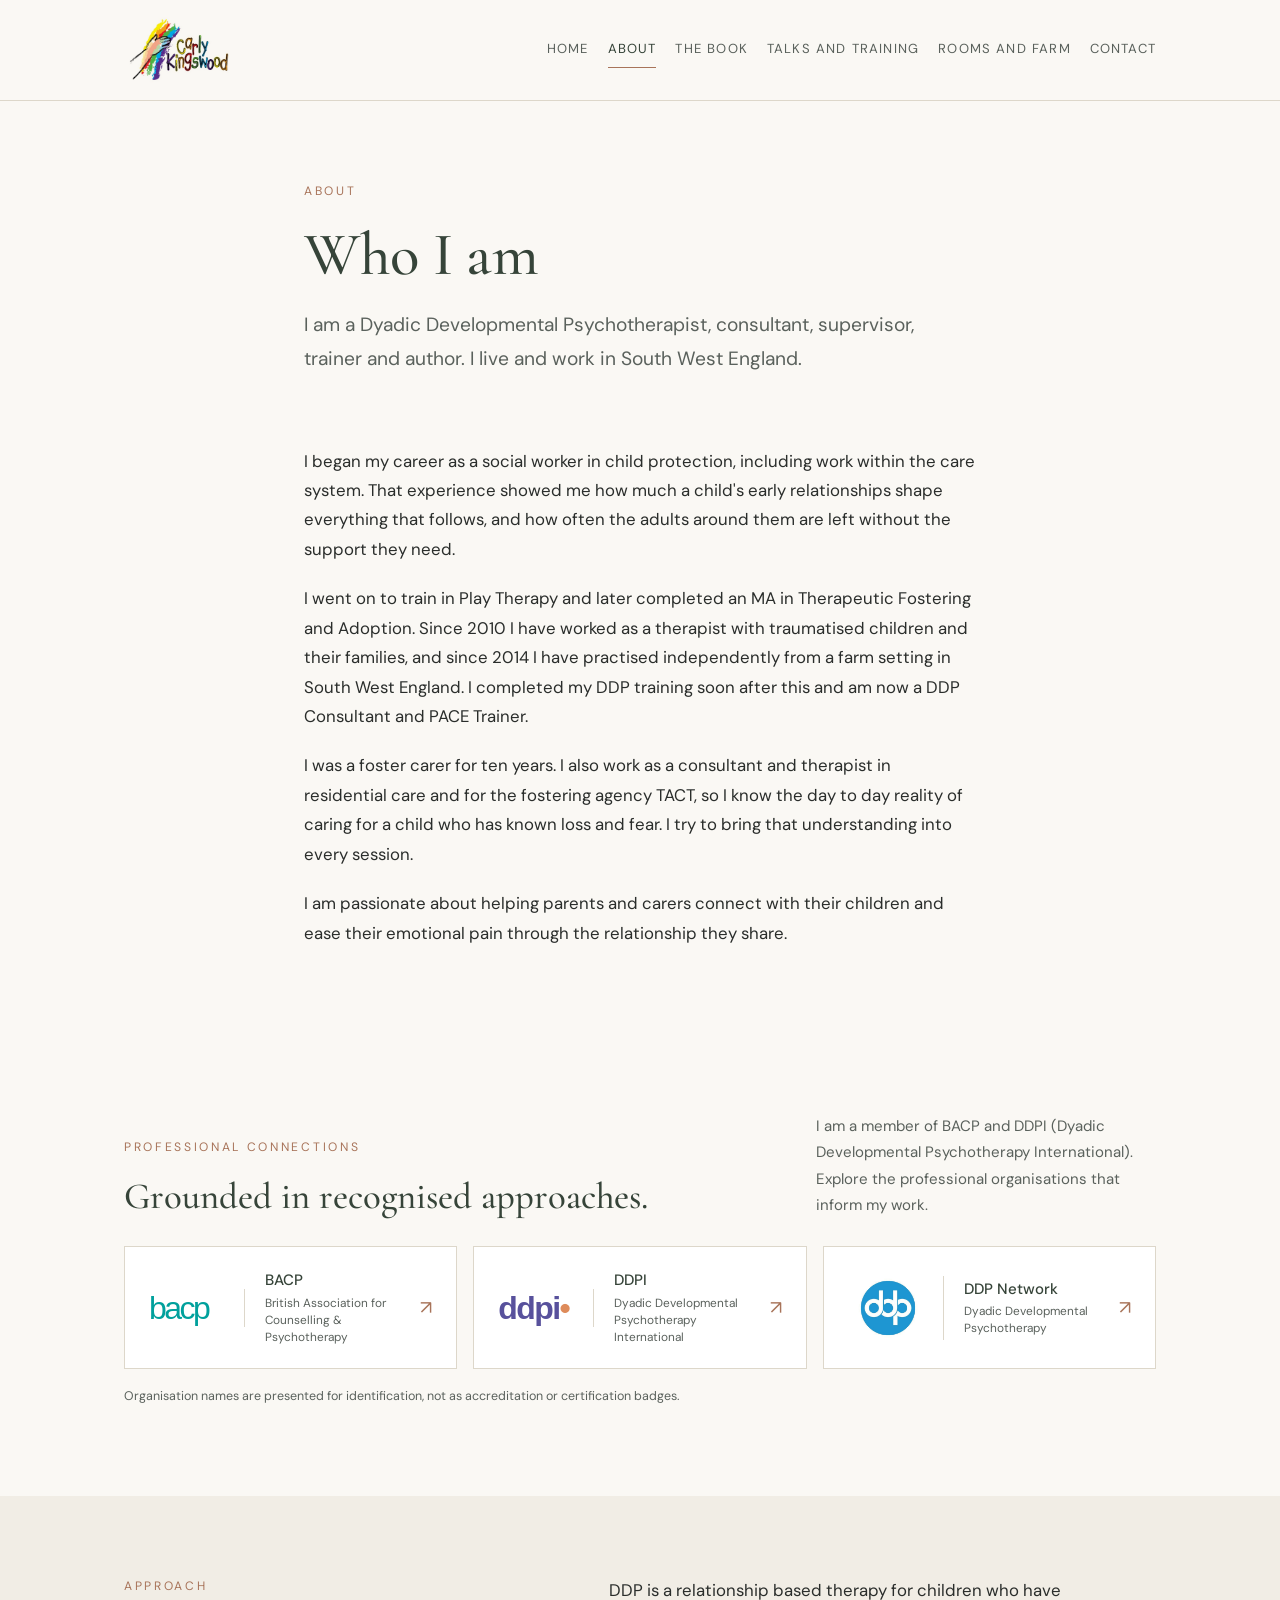
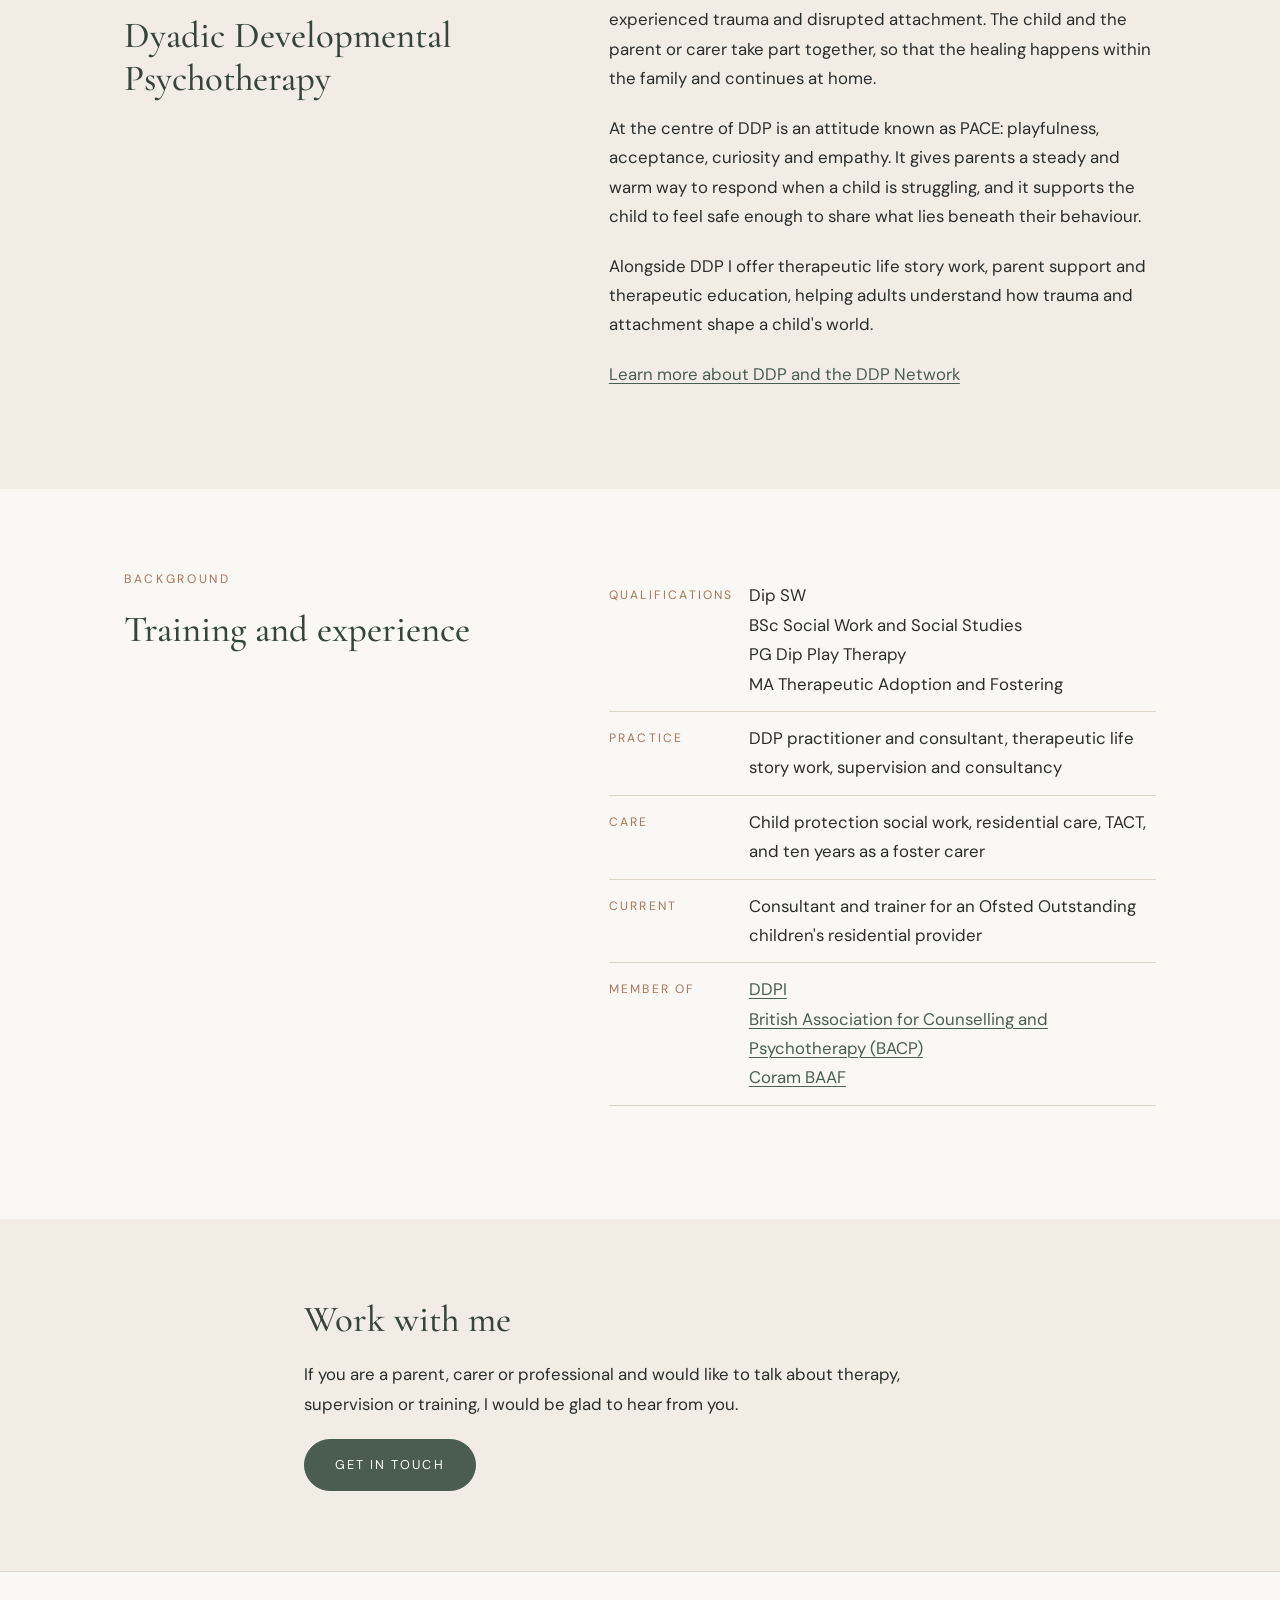
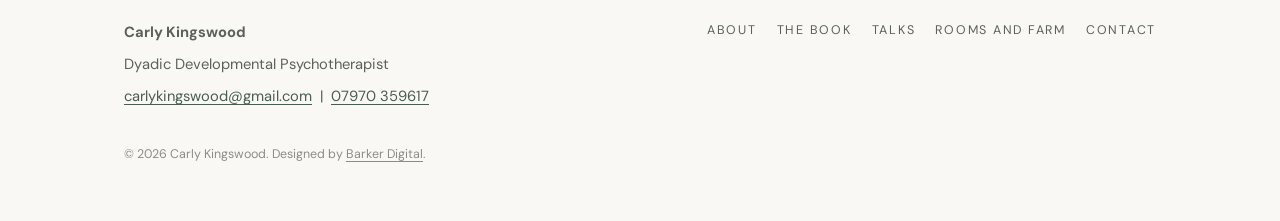
<file: about.html>
<!doctype html>
<html lang="en-GB">
<head>
<meta charset="utf-8">
<meta name="viewport" content="width=device-width, initial-scale=1">
<title>About | Carly Kingswood</title>
<meta name="description" content="Carly Kingswood is a social worker turned Dyadic Developmental Psychotherapist, DDP consultant, PACE trainer, author and former foster carer.">
<link rel="preconnect" href="https://fonts.googleapis.com">
<link rel="preconnect" href="https://fonts.gstatic.com" crossorigin>
<link href="https://fonts.googleapis.com/css2?family=Cormorant+Garamond:wght@400;500;600&family=DM+Sans:wght@400;500&display=swap" rel="stylesheet">
<link rel="icon" href="assets/favicon.ico" sizes="any">
<link rel="icon" type="image/png" href="assets/favicon.png">
<link rel="stylesheet" href="css/style.css">
</head>
<body>

<header class="site-header">
  <div class="wrap header-inner">
    <a class="logo" href="index.html"><img src="assets/carly-letterhead-logo.jpg" alt="Carly Kingswood" width="148" height="91"></a>
    <button class="menu-btn" aria-expanded="false" aria-controls="nav">Menu</button>
    <nav class="nav" id="nav" aria-label="Main">
      <a href="index.html">Home</a>
      <a href="about.html" aria-current="page">About</a>
      <a href="book.html">The Book</a>
      <a href="talks.html">Talks and Training</a>
      <a href="rooms-and-farm.html">Rooms and Farm</a>
      <a href="contact.html">Contact</a>
    </nav>
  </div>
</header>

<main>
  <section class="page-head">
    <div class="wrap narrow">
      <span class="eyebrow">About</span>
      <h1>Who I am</h1>
      <p class="lead">I am a Dyadic Developmental Psychotherapist, consultant, supervisor, trainer and author. I live and work in South West England.</p>
    </div>
  </section>

  <section style="padding-top:24px">
    <div class="wrap narrow">
      <p>I began my career as a social worker in child protection, including work within the care system. That experience showed me how much a child's early relationships shape everything that follows, and how often the adults around them are left without the support they need.</p>
      <p>I went on to train in Play Therapy and later completed an MA in Therapeutic Fostering and Adoption. Since 2010 I have worked as a therapist with traumatised children and their families, and since 2014 I have practised independently from a farm setting in South West England. I completed my DDP training soon after this and am now a DDP Consultant and PACE Trainer.</p>
      <p>I was a foster carer for ten years. I also work as a consultant and therapist in residential care and for the fostering agency TACT, so I know the day to day reality of caring for a child who has known loss and fear. I try to bring that understanding into every session.</p>
      <p>I am passionate about helping parents and carers connect with their children and ease their emotional pain through the relationship they share.</p>
    </div>
  </section>

<section class="professional-strip"><div class="wrap"><div class="professional-heading"><div><span class="eyebrow">Professional connections</span><h2>Grounded in recognised approaches.</h2></div><p>I am a member of BACP and DDPI (Dyadic Developmental Psychotherapy International). Explore the professional organisations that inform my work.</p></div><div class="affiliations" aria-label="Professional organisations"><a class="affiliation" href="https://www.bacp.co.uk/" target="_blank" rel="noopener"><span class="affiliation-logo bacp-wordmark" aria-hidden="true">bacp</span><span><strong>BACP</strong><small>British Association for Counselling &amp; Psychotherapy</small></span><span class="aff-arrow" aria-hidden="true">↗</span></a><a class="affiliation" href="https://ddpnetwork.org/ddpi/about-ddpi/" target="_blank" rel="noopener"><span class="affiliation-logo ddpi-wordmark" aria-hidden="true">ddpi<span>•</span></span><span><strong>DDPI</strong><small>Dyadic Developmental Psychotherapy International</small></span><span class="aff-arrow" aria-hidden="true">↗</span></a><a class="affiliation" href="https://ddpnetwork.org/" target="_blank" rel="noopener"><span class="affiliation-logo ddpi-logo" aria-hidden="true"><img src="assets/ddp-logo.png" alt="" width="64" height="64" loading="lazy"></span><span><strong>DDP Network</strong><small>Dyadic Developmental Psychotherapy</small></span><span class="aff-arrow" aria-hidden="true">↗</span></a></div><p class="note">Organisation names are presented for identification, not as accreditation or certification badges.</p></div></section>
  <section class="soft">
    <div class="wrap">
      <div class="two-col">
        <div>
          <span class="eyebrow">Approach</span>
          <h2>Dyadic Developmental Psychotherapy</h2>
        </div>
        <div>
          <p>DDP is a relationship based therapy for children who have experienced trauma and disrupted attachment. The child and the parent or carer take part together, so that the healing happens within the family and continues at home.</p>
          <p>At the centre of DDP is an attitude known as PACE: playfulness, acceptance, curiosity and empathy. It gives parents a steady and warm way to respond when a child is struggling, and it supports the child to feel safe enough to share what lies beneath their behaviour.</p>
          <p>Alongside DDP I offer therapeutic life story work, parent support and therapeutic education, helping adults understand how trauma and attachment shape a child's world.</p>
          <p><a href="https://ddpnetwork.org" target="_blank" rel="noopener">Learn more about DDP and the DDP Network</a></p>
        </div>
      </div>
    </div>
  </section>

  <section>
    <div class="wrap">
      <div class="two-col">
        <div>
          <span class="eyebrow">Background</span>
          <h2>Training and experience</h2>
        </div>
        <div>
          <dl class="facts">
            <dt>Qualifications</dt>
            <dd>Dip SW<br>BSc Social Work and Social Studies<br>PG Dip Play Therapy<br>MA Therapeutic Adoption and Fostering</dd>
            <dt>Practice</dt>
            <dd>DDP practitioner and consultant, therapeutic life story work, supervision and consultancy</dd>
            <dt>Care</dt>
            <dd>Child protection social work, residential care, TACT, and ten years as a foster carer</dd>
            <dt>Current</dt>
            <dd>Consultant and trainer for an Ofsted Outstanding children's residential provider</dd>
            <dt>Member of</dt>
            <dd>
              <a href="https://ddpnetwork.org/professionals/find-a-practitioner-or-therapist/carly-kingswood/" target="_blank" rel="noopener">DDPI</a><br>
              <a href="https://www.bacp.co.uk" target="_blank" rel="noopener">British Association for Counselling and Psychotherapy (BACP)</a><br>
              <a href="https://corambaaf.org.uk" target="_blank" rel="noopener">Coram BAAF</a>
            </dd>
          </dl>
        </div>
      </div>
    </div>
  </section>

  <section class="soft">
    <div class="wrap narrow">
      <h2>Work with me</h2>
      <p>If you are a parent, carer or professional and would like to talk about therapy, supervision or training, I would be glad to hear from you.</p>
      <div class="btn-row"><a class="btn" href="contact.html">Get in touch</a></div>
    </div>
  </section>
</main>

<footer class="site-footer">
  <div class="wrap">
    <div class="footer-inner">
      <div>
        <p><strong>Carly Kingswood</strong></p>
        <p>Dyadic Developmental Psychotherapist</p>
        <p><a href="mailto:carlykingswood@gmail.com">carlykingswood@gmail.com</a> &nbsp;|&nbsp; <a href="tel:+447970359617">07970 359617</a></p>
      </div>
      <div class="footer-links">
        <a href="about.html">About</a>
        <a href="book.html">The Book</a>
        <a href="talks.html">Talks</a>
        <a href="rooms-and-farm.html">Rooms and Farm</a>
        <a href="contact.html">Contact</a>
      </div>
    </div>
    <p class="credit">&copy; 2026 Carly Kingswood. Designed by <a href="https://barkerdigital.co.uk" target="_blank" rel="noopener">Barker Digital</a>.</p>
  </div>
</footer>

<script src="js/nav.js"></script>
</body>
</html>
</file>
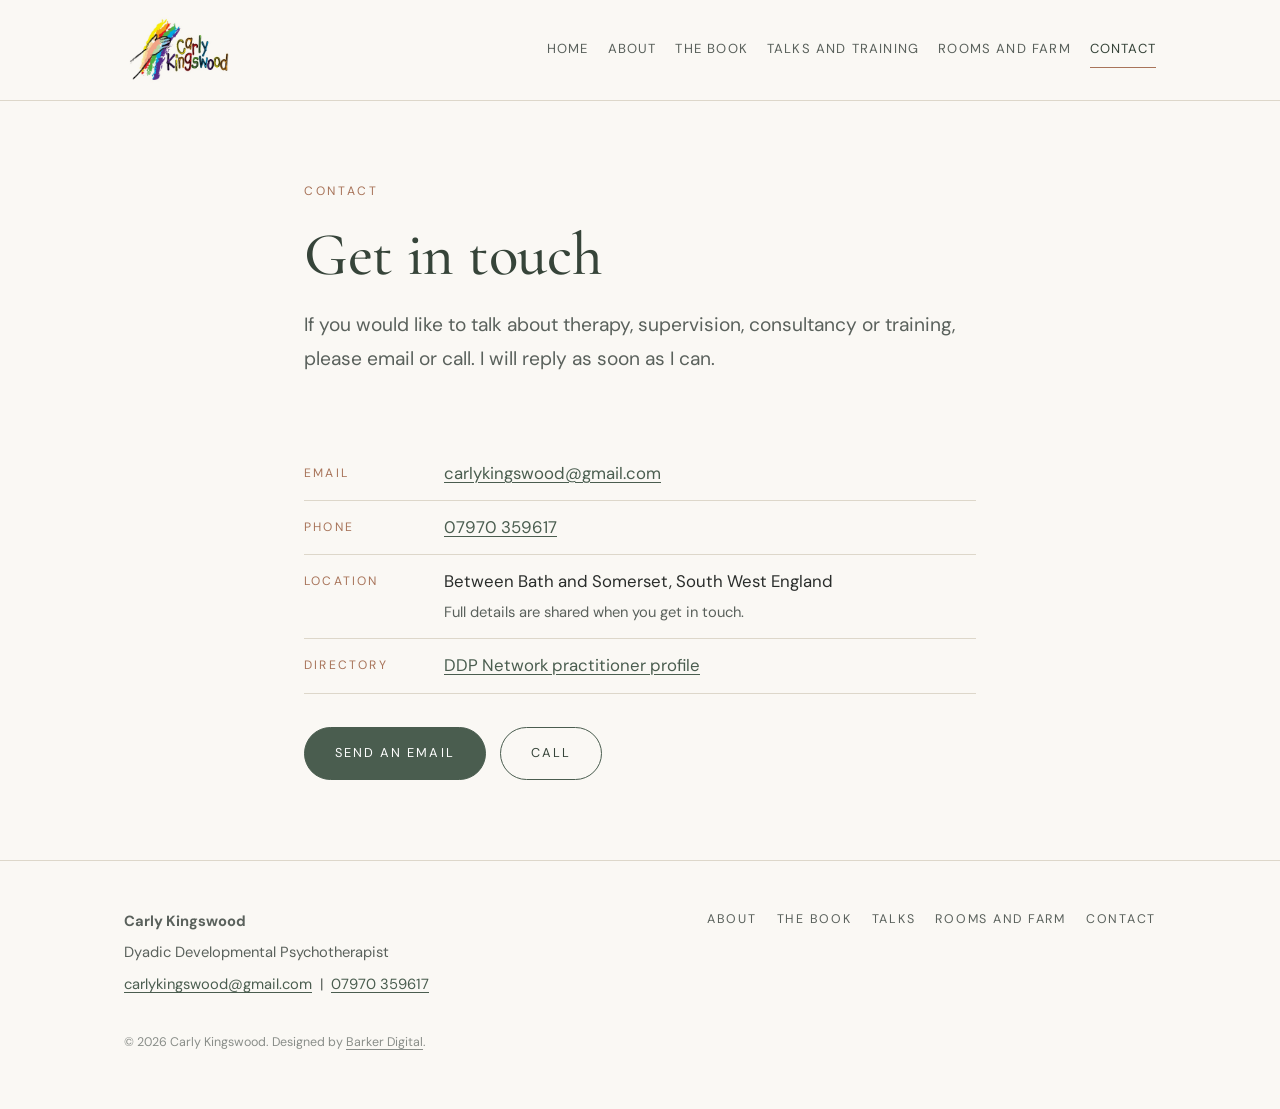
<file: contact.html>
<!doctype html>
<html lang="en-GB">
<head>
<meta charset="utf-8">
<meta name="viewport" content="width=device-width, initial-scale=1">
<title>Contact | Carly Kingswood</title>
<meta name="description" content="Get in touch with Carly Kingswood about therapy, supervision, consultancy or training.">
<link rel="preconnect" href="https://fonts.googleapis.com">
<link rel="preconnect" href="https://fonts.gstatic.com" crossorigin>
<link href="https://fonts.googleapis.com/css2?family=Cormorant+Garamond:wght@400;500;600&family=DM+Sans:wght@400;500&display=swap" rel="stylesheet">
<link rel="icon" href="assets/favicon.ico" sizes="any">
<link rel="icon" type="image/png" href="assets/favicon.png">
<link rel="stylesheet" href="css/style.css">
</head>
<body>

<header class="site-header">
  <div class="wrap header-inner">
    <a class="logo" href="index.html"><img src="assets/carly-letterhead-logo.jpg" alt="Carly Kingswood" width="148" height="91"></a>
    <button class="menu-btn" aria-expanded="false" aria-controls="nav">Menu</button>
    <nav class="nav" id="nav" aria-label="Main">
      <a href="index.html">Home</a>
      <a href="about.html">About</a>
      <a href="book.html">The Book</a>
      <a href="talks.html">Talks and Training</a>
      <a href="rooms-and-farm.html">Rooms and Farm</a>
      <a href="contact.html" aria-current="page">Contact</a>
    </nav>
  </div>
</header>

<main>
  <section class="page-head">
    <div class="wrap narrow">
      <span class="eyebrow">Contact</span>
      <h1>Get in touch</h1>
      <p class="lead">If you would like to talk about therapy, supervision, consultancy or training, please email or call. I will reply as soon as I can.</p>
    </div>
  </section>

  <section style="padding-top:24px">
    <div class="wrap narrow">
      <dl class="facts">
        <dt>Email</dt>
        <dd><a href="mailto:carlykingswood@gmail.com">carlykingswood@gmail.com</a></dd>
        <dt>Phone</dt>
        <dd><a href="tel:+447970359617">07970 359617</a></dd>
        <dt>Location</dt>
        <dd>Between Bath and Somerset, South West England<br><span class="note">Full details are shared when you get in touch.</span></dd>
        <dt>Directory</dt>
        <dd><a href="https://ddpnetwork.org/professionals/find-a-practitioner-or-therapist/carly-kingswood/" target="_blank" rel="noopener">DDP Network practitioner profile</a></dd>
      </dl>
      <div class="btn-row">
        <a class="btn" href="mailto:carlykingswood@gmail.com">Send an email</a>
        <a class="btn ghost" href="tel:+447970359617">Call</a>
      </div>
    </div>
  </section>
</main>

<footer class="site-footer">
  <div class="wrap">
    <div class="footer-inner">
      <div>
        <p><strong>Carly Kingswood</strong></p>
        <p>Dyadic Developmental Psychotherapist</p>
        <p><a href="mailto:carlykingswood@gmail.com">carlykingswood@gmail.com</a> &nbsp;|&nbsp; <a href="tel:+447970359617">07970 359617</a></p>
      </div>
      <div class="footer-links">
        <a href="about.html">About</a>
        <a href="book.html">The Book</a>
        <a href="talks.html">Talks</a>
        <a href="rooms-and-farm.html">Rooms and Farm</a>
        <a href="contact.html">Contact</a>
      </div>
    </div>
    <p class="credit">&copy; 2026 Carly Kingswood. Designed by <a href="https://barkerdigital.co.uk" target="_blank" rel="noopener">Barker Digital</a>.</p>
  </div>
</footer>

<script src="js/nav.js"></script>
</body>
</html>
</file>
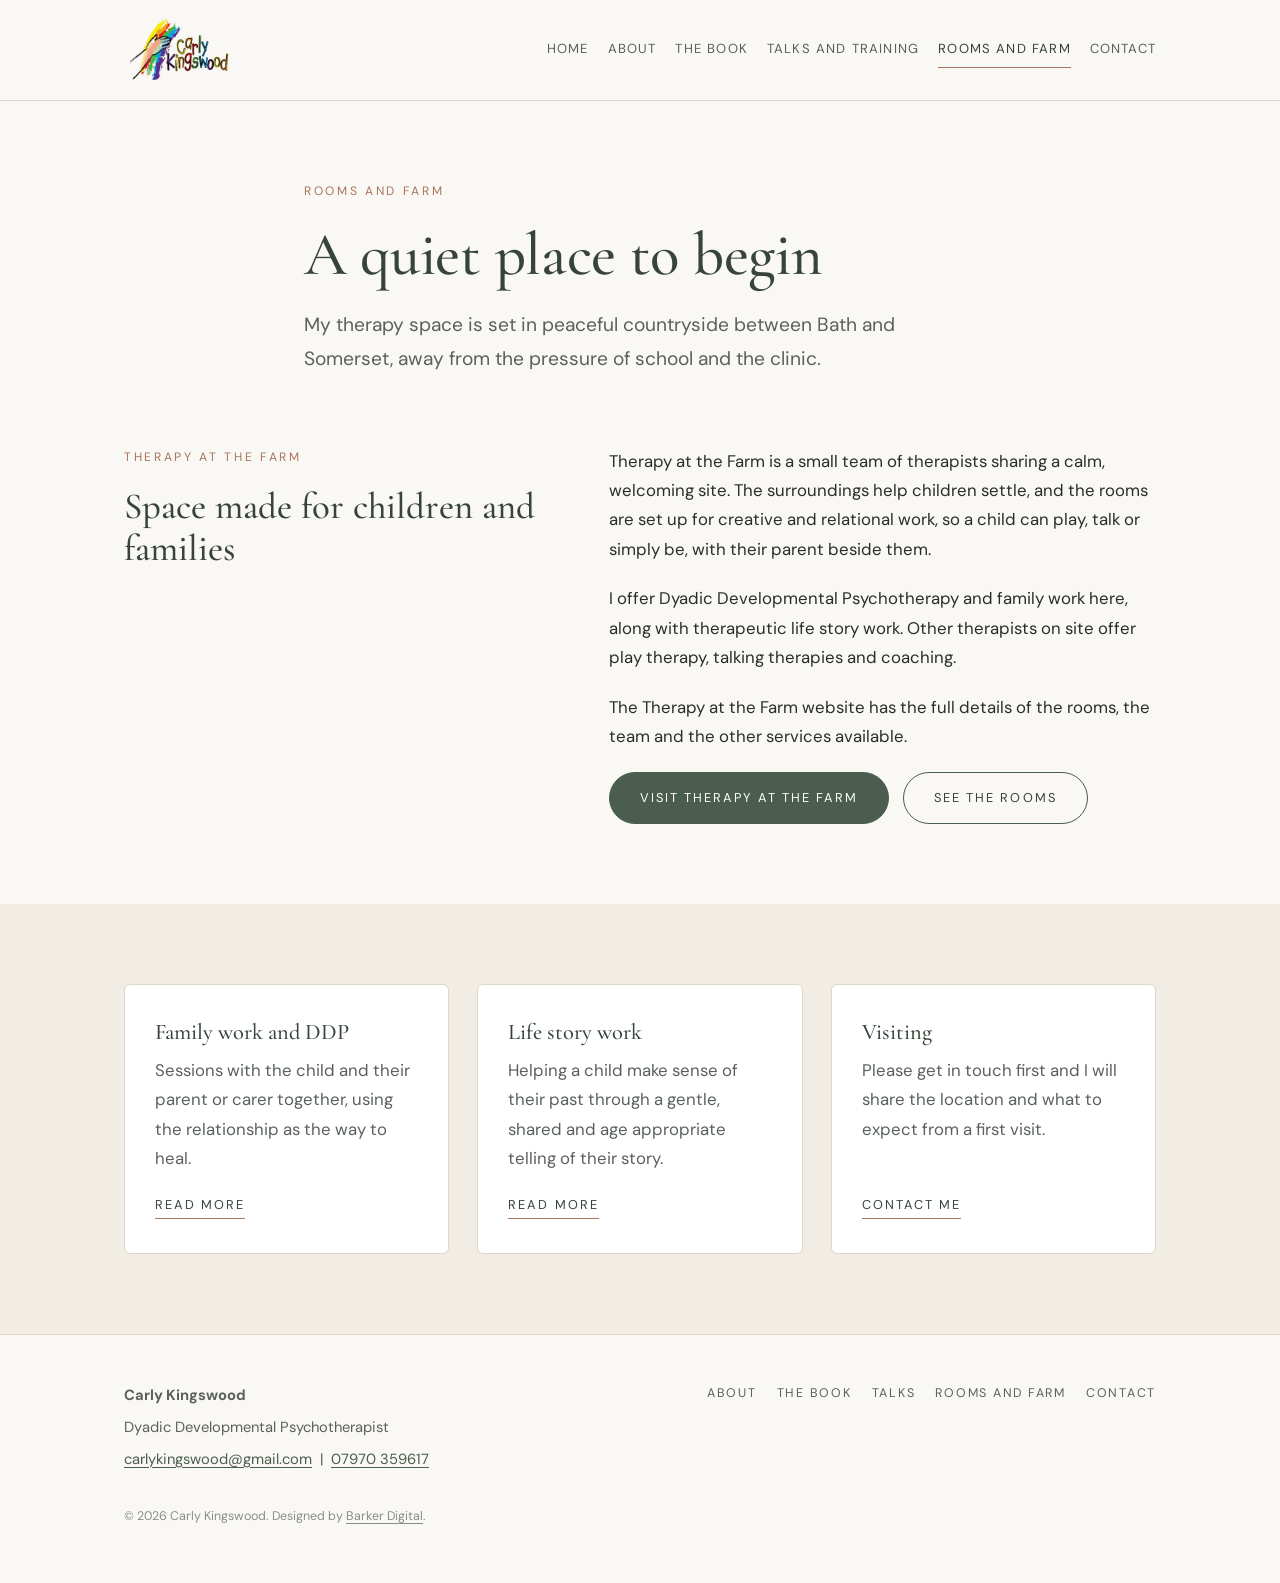
<file: rooms-and-farm.html>
<!doctype html>
<html lang="en-GB">
<head>
<meta charset="utf-8">
<meta name="viewport" content="width=device-width, initial-scale=1">
<title>Rooms and Farm | Carly Kingswood</title>
<meta name="description" content="Therapy at the Farm: a calm therapy space between Bath and Somerset, where Carly Kingswood works with children and families.">
<link rel="preconnect" href="https://fonts.googleapis.com">
<link rel="preconnect" href="https://fonts.gstatic.com" crossorigin>
<link href="https://fonts.googleapis.com/css2?family=Cormorant+Garamond:wght@400;500;600&family=DM+Sans:wght@400;500&display=swap" rel="stylesheet">
<link rel="icon" href="assets/favicon.ico" sizes="any">
<link rel="icon" type="image/png" href="assets/favicon.png">
<link rel="stylesheet" href="css/style.css">
</head>
<body>

<header class="site-header">
  <div class="wrap header-inner">
    <a class="logo" href="index.html"><img src="assets/carly-letterhead-logo.jpg" alt="Carly Kingswood" width="148" height="91"></a>
    <button class="menu-btn" aria-expanded="false" aria-controls="nav">Menu</button>
    <nav class="nav" id="nav" aria-label="Main">
      <a href="index.html">Home</a>
      <a href="about.html">About</a>
      <a href="book.html">The Book</a>
      <a href="talks.html">Talks and Training</a>
      <a href="rooms-and-farm.html" aria-current="page">Rooms and Farm</a>
      <a href="contact.html">Contact</a>
    </nav>
  </div>
</header>

<main>
  <section class="page-head">
    <div class="wrap narrow">
      <span class="eyebrow">Rooms and farm</span>
      <h1>A quiet place to begin</h1>
      <p class="lead">My therapy space is set in peaceful countryside between Bath and Somerset, away from the pressure of school and the clinic.</p>
    </div>
  </section>

  <section style="padding-top:24px">
    <div class="wrap">
      <div class="two-col">
        <div>
          <span class="eyebrow">Therapy at the Farm</span>
          <h2>Space made for children and families</h2>
        </div>
        <div>
          <p>Therapy at the Farm is a small team of therapists sharing a calm, welcoming site. The surroundings help children settle, and the rooms are set up for creative and relational work, so a child can play, talk or simply be, with their parent beside them.</p>
          <p>I offer Dyadic Developmental Psychotherapy and family work here, along with therapeutic life story work. Other therapists on site offer play therapy, talking therapies and coaching.</p>
          <p>The Therapy at the Farm website has the full details of the rooms, the team and the other services available.</p>
          <div class="btn-row">
            <a class="btn" href="https://therapyatthefarm.org" target="_blank" rel="noopener">Visit Therapy at the Farm</a>
            <a class="btn ghost" href="https://therapyatthefarm.org/rooms" target="_blank" rel="noopener">See the rooms</a>
          </div>
        </div>
      </div>
    </div>
  </section>

  <section class="soft">
    <div class="wrap">
      <div class="grid three">
        <article class="card">
          <h3>Family work and DDP</h3>
          <p>Sessions with the child and their parent or carer together, using the relationship as the way to heal.</p>
          <a class="more" href="https://therapyatthefarm.org/family-work-and-ddp" target="_blank" rel="noopener">Read more</a>
        </article>
        <article class="card">
          <h3>Life story work</h3>
          <p>Helping a child make sense of their past through a gentle, shared and age appropriate telling of their story.</p>
          <a class="more" href="https://therapyatthefarm.org/therapeutic-life-story-work" target="_blank" rel="noopener">Read more</a>
        </article>
        <article class="card">
          <h3>Visiting</h3>
          <p>Please get in touch first and I will share the location and what to expect from a first visit.</p>
          <a class="more" href="contact.html">Contact me</a>
        </article>
      </div>
    </div>
  </section>
</main>

<footer class="site-footer">
  <div class="wrap">
    <div class="footer-inner">
      <div>
        <p><strong>Carly Kingswood</strong></p>
        <p>Dyadic Developmental Psychotherapist</p>
        <p><a href="mailto:carlykingswood@gmail.com">carlykingswood@gmail.com</a> &nbsp;|&nbsp; <a href="tel:+447970359617">07970 359617</a></p>
      </div>
      <div class="footer-links">
        <a href="about.html">About</a>
        <a href="book.html">The Book</a>
        <a href="talks.html">Talks</a>
        <a href="rooms-and-farm.html">Rooms and Farm</a>
        <a href="contact.html">Contact</a>
      </div>
    </div>
    <p class="credit">&copy; 2026 Carly Kingswood. Designed by <a href="https://barkerdigital.co.uk" target="_blank" rel="noopener">Barker Digital</a>.</p>
  </div>
</footer>

<script src="js/nav.js"></script>
</body>
</html>
</file>
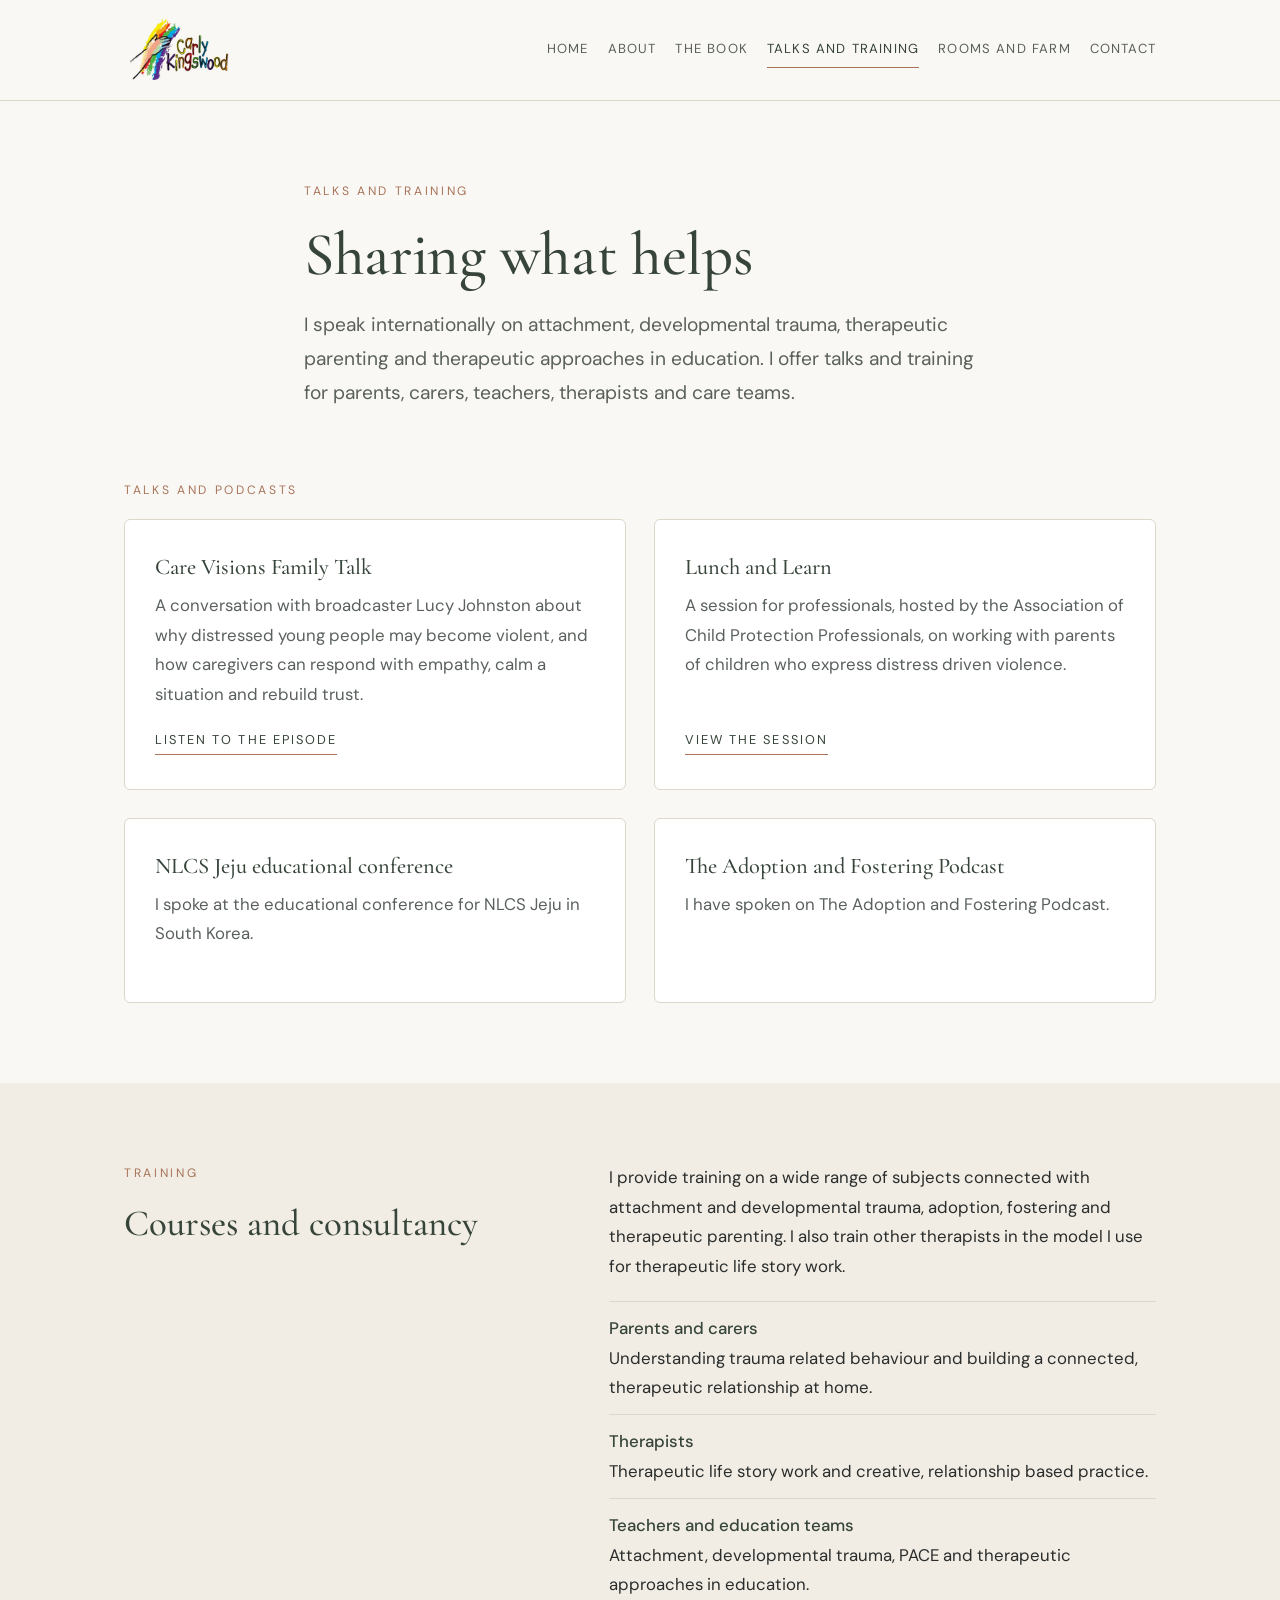
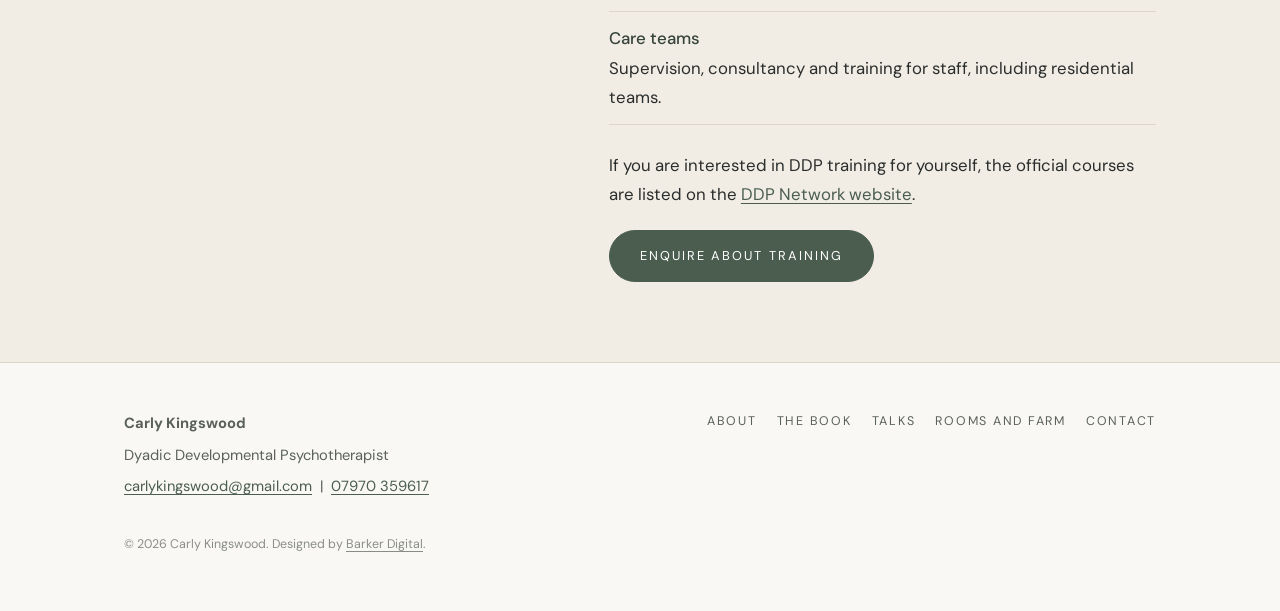
<file: talks.html>
<!doctype html>
<html lang="en-GB">
<head>
<meta charset="utf-8">
<meta name="viewport" content="width=device-width, initial-scale=1">
<title>Talks and Training | Carly Kingswood</title>
<meta name="description" content="Talks, podcasts and training from Carly Kingswood on attachment, developmental trauma, therapeutic parenting, adoption and fostering.">
<link rel="preconnect" href="https://fonts.googleapis.com">
<link rel="preconnect" href="https://fonts.gstatic.com" crossorigin>
<link href="https://fonts.googleapis.com/css2?family=Cormorant+Garamond:wght@400;500;600&family=DM+Sans:wght@400;500&display=swap" rel="stylesheet">
<link rel="icon" href="assets/favicon.ico" sizes="any">
<link rel="icon" type="image/png" href="assets/favicon.png">
<link rel="stylesheet" href="css/style.css">
</head>
<body>

<header class="site-header">
  <div class="wrap header-inner">
    <a class="logo" href="index.html"><img src="assets/carly-letterhead-logo.jpg" alt="Carly Kingswood" width="148" height="91"></a>
    <button class="menu-btn" aria-expanded="false" aria-controls="nav">Menu</button>
    <nav class="nav" id="nav" aria-label="Main">
      <a href="index.html">Home</a>
      <a href="about.html">About</a>
      <a href="book.html">The Book</a>
      <a href="talks.html" aria-current="page">Talks and Training</a>
      <a href="rooms-and-farm.html">Rooms and Farm</a>
      <a href="contact.html">Contact</a>
    </nav>
  </div>
</header>

<main>
  <section class="page-head">
    <div class="wrap narrow">
      <span class="eyebrow">Talks and training</span>
      <h1>Sharing what helps</h1>
      <p class="lead">I speak internationally on attachment, developmental trauma, therapeutic parenting and therapeutic approaches in education. I offer talks and training for parents, carers, teachers, therapists and care teams.</p>
    </div>
  </section>

  <section style="padding-top:24px">
    <div class="wrap">
      <span class="eyebrow">Talks and podcasts</span>
      <div class="grid two">
        <article class="card">
          <h3>Care Visions Family Talk</h3>
          <p>A conversation with broadcaster Lucy Johnston about why distressed young people may become violent, and how caregivers can respond with empathy, calm a situation and rebuild trust.</p>
          <a class="more" href="https://carevisionstalks.buzzsprout.com/2500573/episodes/17571715-care-visions-family-talk-understanding-responding-to-childhood-aggression-with-carly-kingswood" target="_blank" rel="noopener">Listen to the episode</a>
        </article>
        <article class="card">
          <h3>Lunch and Learn</h3>
          <p>A session for professionals, hosted by the Association of Child Protection Professionals, on working with parents of children who express distress driven violence.</p>
          <a class="more" href="https://www.childprotectionprofessionals.org.uk/product/lunch-and-learn-how-to-work-with-parents-of-children-who-express-distress-fuelled-violence/" target="_blank" rel="noopener">View the session</a>
        </article>
        <article class="card">
          <h3>NLCS Jeju educational conference</h3>
          <p>I spoke at the educational conference for NLCS Jeju in South Korea.</p>
        </article>
        <article class="card">
          <h3>The Adoption and Fostering Podcast</h3>
          <p>I have spoken on The Adoption and Fostering Podcast.</p>
        </article>
      </div>
    </div>
  </section>

  <section class="soft">
    <div class="wrap">
      <div class="two-col">
        <div>
          <span class="eyebrow">Training</span>
          <h2>Courses and consultancy</h2>
        </div>
        <div>
          <p>I provide training on a wide range of subjects connected with attachment and developmental trauma, adoption, fostering and therapeutic parenting. I also train other therapists in the model I use for therapeutic life story work.</p>
          <ul class="plain">
            <li><strong>Parents and carers</strong><br>Understanding trauma related behaviour and building a connected, therapeutic relationship at home.</li>
            <li><strong>Therapists</strong><br>Therapeutic life story work and creative, relationship based practice.</li>
            <li><strong>Teachers and education teams</strong><br>Attachment, developmental trauma, PACE and therapeutic approaches in education.</li>
            <li><strong>Care teams</strong><br>Supervision, consultancy and training for staff, including residential teams.</li>
          </ul>
          <p>If you are interested in DDP training for yourself, the official courses are listed on the <a href="https://ddpnetwork.org" target="_blank" rel="noopener">DDP Network website</a>.</p>
          <div class="btn-row"><a class="btn" href="contact.html">Enquire about training</a></div>
        </div>
      </div>
    </div>
  </section>
</main>

<footer class="site-footer">
  <div class="wrap">
    <div class="footer-inner">
      <div>
        <p><strong>Carly Kingswood</strong></p>
        <p>Dyadic Developmental Psychotherapist</p>
        <p><a href="mailto:carlykingswood@gmail.com">carlykingswood@gmail.com</a> &nbsp;|&nbsp; <a href="tel:+447970359617">07970 359617</a></p>
      </div>
      <div class="footer-links">
        <a href="about.html">About</a>
        <a href="book.html">The Book</a>
        <a href="talks.html">Talks</a>
        <a href="rooms-and-farm.html">Rooms and Farm</a>
        <a href="contact.html">Contact</a>
      </div>
    </div>
    <p class="credit">&copy; 2026 Carly Kingswood. Designed by <a href="https://barkerdigital.co.uk" target="_blank" rel="noopener">Barker Digital</a>.</p>
  </div>
</footer>

<script src="js/nav.js"></script>
</body>
</html>
</file>
<file: css/style.css>
:root {
  --bg: #faf8f4;
  --bg-soft: #f1ede5;
  --ink: #2a2d2b;
  --ink-soft: #5a615c;
  --green: #4a5d4f;
  --green-dark: #364439;
  --clay: #a8745a;
  --line: #ddd7ca;
  --max: 1080px;
  --serif: "Cormorant Garamond", Georgia, "Times New Roman", serif;
  --sans: "DM Sans", system-ui, -apple-system, "Segoe UI", sans-serif;
}

* { box-sizing: border-box; }
html { scroll-behavior: smooth; }
body {
  margin: 0;
  background: var(--bg);
  color: var(--ink);
  font-family: var(--sans);
  font-size: 1.05rem;
  line-height: 1.75;
  -webkit-font-smoothing: antialiased;
}
img { max-width: 100%; display: block; }
a { color: var(--green); text-underline-offset: 3px; text-decoration-thickness: 1px; }
a:hover { color: var(--clay); }

.wrap { width: 100%; max-width: var(--max); margin: 0 auto; padding: 0 24px; }
.narrow { max-width: 720px; }

/* Header */
.site-header {
  position: sticky; top: 0; z-index: 50;
  background: rgba(250, 248, 244, 0.94);
  backdrop-filter: blur(8px);
  border-bottom: 1px solid var(--line);
}
.header-inner {
  display: flex; align-items: center; justify-content: space-between;
  gap: 16px; min-height: 72px;
}
.logo {
  font-family: var(--serif);
  font-weight: 500;
  font-size: clamp(1.3rem, 5.6vw, 1.75rem);
  letter-spacing: 0.01em;
  color: var(--green-dark);
  text-decoration: none;
  white-space: nowrap;
  line-height: 1;
}
.logo:hover { color: var(--green-dark); }

.nav { display: flex; gap: 28px; align-items: center; }
.nav a {
  font-size: 0.82rem;
  letter-spacing: 0.14em;
  text-transform: uppercase;
  text-decoration: none;
  color: var(--ink-soft);
  padding: 6px 0;
  border-bottom: 1px solid transparent;
  white-space: nowrap;
}
.nav a:hover, .nav a[aria-current="page"] {
  color: var(--green-dark);
  border-bottom-color: var(--clay);
}

.menu-btn {
  display: none;
  background: none; border: 1px solid var(--line);
  border-radius: 999px;
  padding: 8px 16px;
  font: inherit; font-size: 0.78rem;
  letter-spacing: 0.14em; text-transform: uppercase;
  color: var(--green-dark); cursor: pointer;
  white-space: nowrap;
}

@media (max-width: 900px) {
  .menu-btn { display: inline-block; }
  .nav {
    display: none;
    position: absolute; left: 0; right: 0; top: 100%;
    flex-direction: column; align-items: stretch; gap: 0;
    background: var(--bg);
    border-bottom: 1px solid var(--line);
    padding: 8px 24px 16px;
  }
  .nav.open { display: flex; }
  .nav a { padding: 14px 0; border-bottom: 1px solid var(--line); font-size: 0.85rem; }
  .nav a:last-child { border-bottom: none; }
}

/* Type */
h1, h2, h3 {
  font-family: var(--serif);
  font-weight: 500;
  color: var(--green-dark);
  line-height: 1.15;
  margin: 0 0 0.5em;
}
h1 { font-size: clamp(2.3rem, 6vw, 3.8rem); letter-spacing: -0.005em; }
h2 { font-size: clamp(1.7rem, 4vw, 2.3rem); }
h3 { font-size: 1.4rem; }
p { margin: 0 0 1.2em; }
.eyebrow {
  display: block;
  font-size: 0.76rem;
  letter-spacing: 0.22em;
  text-transform: uppercase;
  color: var(--clay);
  margin-bottom: 18px;
}
.lead { font-size: 1.2rem; color: var(--ink-soft); }

/* Sections */
section { padding: 80px 0; }
.hero { padding: 96px 0 72px; }
.hero h1 { max-width: 14em; }
.hero .lead { max-width: 36em; margin-bottom: 2em; }
.soft { background: var(--bg-soft); }
.rule { border: 0; border-top: 1px solid var(--line); margin: 0; }

.page-head { padding: 80px 0 24px; }
.page-head h1 { margin-bottom: 0.3em; }

/* Buttons */
.btn {
  display: inline-block;
  padding: 14px 30px;
  border: 1px solid var(--green);
  background: var(--green);
  color: #fff;
  font-size: 0.8rem;
  letter-spacing: 0.16em;
  text-transform: uppercase;
  text-decoration: none;
  border-radius: 999px;
  transition: background 0.2s, color 0.2s;
}
.btn:hover { background: var(--green-dark); color: #fff; }
.btn.ghost { background: transparent; color: var(--green-dark); }
.btn.ghost:hover { background: var(--green); color: #fff; }
.btn-row { display: flex; flex-wrap: wrap; gap: 14px; }

/* Cards */
.grid { display: grid; gap: 28px; }
.grid.three { grid-template-columns: repeat(3, 1fr); }
.grid.two { grid-template-columns: repeat(2, 1fr); }
@media (max-width: 800px) {
  .grid.three, .grid.two { grid-template-columns: 1fr; }
  section { padding: 56px 0; }
  .hero { padding: 64px 0 48px; }
  .page-head { padding: 56px 0 16px; }
}
.card {
  background: #fff;
  border: 1px solid var(--line);
  border-radius: 6px;
  padding: 34px 30px;
  display: flex; flex-direction: column;
}
.card p { color: var(--ink-soft); }
.card .more {
  margin-top: auto;
  font-size: 0.8rem; letter-spacing: 0.16em; text-transform: uppercase;
  text-decoration: none; color: var(--green-dark);
  border-bottom: 1px solid var(--clay);
  align-self: flex-start; padding-bottom: 2px;
}

/* Lists */
.plain { list-style: none; padding: 0; margin: 0 0 1.5em; }
.plain li { padding: 12px 0; border-bottom: 1px solid var(--line); }
.plain li:first-child { border-top: 1px solid var(--line); }
.plain strong { font-weight: 500; color: var(--green-dark); }

.facts { display: grid; grid-template-columns: 140px 1fr; gap: 0; margin: 0 0 2em; }
.facts dt, .facts dd { margin: 0; padding: 12px 0; border-bottom: 1px solid var(--line); }
.facts dt { font-size: 0.76rem; letter-spacing: 0.18em; text-transform: uppercase; color: var(--clay); padding-top: 16px; }
@media (max-width: 560px) {
  .facts { grid-template-columns: 1fr; }
  .facts dt { border-bottom: none; padding-bottom: 0; }
}

.two-col { display: grid; grid-template-columns: 1fr 1.3fr; gap: 64px; align-items: start; }
@media (max-width: 800px) { .two-col { grid-template-columns: 1fr; gap: 24px; } }

.stars { color: var(--clay); letter-spacing: 0.2em; font-size: 1.1rem; }
.badge {
  display: inline-block;
  border: 1px solid var(--line);
  background: #fff;
  border-radius: 999px;
  padding: 6px 16px;
  font-size: 0.82rem;
  color: var(--ink-soft);
  margin: 0 8px 8px 0;
}

.bookmark {
  border-left: 2px solid var(--clay);
  padding: 4px 0 4px 24px;
  margin: 0 0 1.6em;
  font-family: var(--serif);
  font-size: 1.5rem;
  line-height: 1.4;
  color: var(--green-dark);
}

.note { font-size: 0.92rem; color: var(--ink-soft); }

/* Footer */
.site-footer { border-top: 1px solid var(--line); padding: 48px 0 40px; background: var(--bg); }
.footer-inner { display: flex; flex-wrap: wrap; justify-content: space-between; gap: 28px; }
.footer-inner p { margin: 0 0 6px; font-size: 0.92rem; color: var(--ink-soft); }
.footer-links { display: flex; flex-wrap: wrap; gap: 20px; }
.footer-links a { font-size: 0.78rem; letter-spacing: 0.14em; text-transform: uppercase; text-decoration: none; color: var(--ink-soft); }
.footer-links a:hover { color: var(--clay); }
.credit { margin-top: 28px; font-size: 0.78rem; color: var(--ink-soft); opacity: 0.7; }
.credit a { color: inherit; }

/* Carly Kingswood additions */
.logo {display:flex;align-items:center;gap:10px;font-size:1.24rem}.logo img{width:68px;height:55px;object-fit:contain;mix-blend-mode:multiply}.logo span{white-space:nowrap}.header-inner{min-height:83px}.nav{gap:19px}.nav a{letter-spacing:.09em}
.book-feature{background:#eae5db;padding:90px 0}.feature-grid{display:grid;grid-template-columns:.8fr 1.2fr;align-items:center;gap:105px}.book-art{display:flex;align-items:center;justify-content:center;perspective:800px}.book-cover{width:min(100%,310px);aspect-ratio:.72;background:#e6b990;color:#47392f;padding:26px 28px;box-shadow:18px 24px 25px rgba(63,51,36,.19),-5px 0 0 #b78e6c;display:flex;flex-direction:column;justify-content:space-between;transform:rotate(-5deg);border:1px solid rgba(0,0,0,.1)}.book-cover-top{font-size:11px;letter-spacing:.16em}.book-cover strong{font-family:var(--serif);font-size:clamp(2.1rem,4vw,3.1rem);font-weight:600;line-height:1}.book-cover>span:not(.book-cover-top){font-size:.77rem;letter-spacing:.08em;line-height:1.6}.book-cover small{font-size:.75rem;letter-spacing:.12em;line-height:1.65}.feature-content h2{font-size:clamp(2.3rem,4.5vw,3.6rem);max-width:590px}.feature-content p{color:var(--ink-soft)}.rating-note{font-size:.84rem}.rating-note span:last-child{margin-left:12px}.section-intro{display:flex;justify-content:space-between;align-items:end;gap:25px;margin-bottom:35px}.section-intro p{color:var(--ink-soft)}.testimonial-count{font-family:var(--serif);font-size:1.35rem;color:var(--clay)}.testimonial-grid{display:grid;grid-template-columns:1fr 1fr;gap:22px}.quote-card{background:var(--bg);border:1px solid var(--line);padding:37px 39px;display:flex;flex-direction:column;min-height:375px}.quote-mark{font-family:var(--serif);font-size:5rem;height:54px;line-height:1;color:var(--clay)}.quote-preview{font-family:var(--serif);font-size:clamp(1.75rem,3vw,2.3rem);line-height:1.2;color:var(--green-dark);flex:1}.quote-card details{border-bottom:1px solid var(--line);margin-bottom:22px}.quote-card summary{cursor:pointer;list-style:none;font-size:.78rem;letter-spacing:.09em;text-transform:uppercase;padding:15px 0;color:var(--green-dark);display:flex;justify-content:space-between;gap:15px}.quote-card summary::-webkit-details-marker{display:none}.quote-card details[open] summary span{transform:rotate(45deg)}.quote-card blockquote{margin:2px 0 17px;color:var(--ink-soft);font-size:.94rem;line-height:1.75}.quote-byline{display:flex;flex-direction:column;line-height:1.55;font-size:.82rem}.quote-byline strong{color:var(--green-dark)}.quote-byline span{color:var(--ink-soft)}.affiliations{display:grid;grid-template-columns:1fr 1fr;gap:16px;margin:20px 0 30px}.affiliation{display:flex;align-items:center;gap:15px;text-decoration:none;background:#fff;border:1px solid var(--line);padding:22px 19px;color:var(--ink-soft);font-size:.82rem;line-height:1.55}.affiliation-monogram{font-size:1.35rem;letter-spacing:-.035em;font-weight:600;color:var(--green-dark)}.professional-strip{padding:52px 0}.book-subhero{padding:25px 0;background:var(--bg-soft)}.book-subhero .eyebrow{margin-bottom:10px}
@media(max-width:900px){.feature-grid{gap:40px}.logo img{width:54px;height:48px}}@media(max-width:700px){.feature-grid,.testimonial-grid,.affiliations{grid-template-columns:1fr}.book-feature{padding:60px 0}.book-art{padding:16px 0 28px}.book-cover{width:230px}.quote-card{padding:28px;min-height:0}.quote-preview{margin-bottom:20px}.section-intro{align-items:start}.logo span{font-size:1.05rem}.logo img{width:47px;height:43px}}

/* Quiet finishing details — refined rhythm, purposeful whitespace */
.hero-refined {padding:82px 0 75px;position:relative;}
.hero-refined h1 {font-size:clamp(3.2rem,6.7vw,5rem);max-width:12em;letter-spacing:-.025em;}
.hero-refined h1 em {font-weight:400;color:var(--clay);font-style:italic;}
.hero-refined .lead{max-width:640px;font-size:1.15rem;}
.hero-refined .wrap{border-left:2px solid var(--clay);padding-left:40px;}
section{scroll-margin-top:100px;}
.book-feature{padding:68px 0;background:#eeeae2;}
.feature-grid{grid-template-columns:.87fr 1.13fr;gap:75px;}
.real-book-cover{width:min(100%,286px);max-height:435px;object-fit:contain;box-shadow:14px 20px 26px rgba(51,57,49,.17);transform:rotate(-3deg);background:#58a8ac;}
.book-art {padding:18px 20px 24px;}
.feature-content h2{font-size:clamp(2.2rem,4vw,3.3rem)}
.feature-content .rating-note{margin:0 0 25px;}
.book-detail-cover{background:#ede8df;padding:50px 0;}
.book-detail-grid{display:grid;grid-template-columns:1fr 1.1fr;gap:70px;align-items:center;}
.book-detail-art{display:flex;justify-content:center;padding:24px;}
.book-detail-copy h2{max-width:480px;}
.professional-strip{padding:65px 0 73px;}
.professional-heading{display:flex;justify-content:space-between;align-items:end;gap:45px;margin-bottom:22px;}
.professional-heading h2{margin-bottom:0;}
.professional-heading>p{max-width:340px;font-size:.94rem;color:var(--ink-soft);margin-bottom:0;}
.affiliations{margin:28px 0 17px;}
.affiliation{min-height:106px;transition:border-color .2s,transform .2s;padding:22px 24px;gap:20px;}
.affiliation:hover{border-color:var(--clay);transform:translateY(-2px);color:var(--green-dark);}
.affiliation>span:nth-child(2){display:grid;gap:2px;flex:1;}
.affiliation strong{font-size:.94rem;font-weight:500;color:var(--green-dark);}
.affiliation small{font-size:.74rem;line-height:1.45;color:var(--ink-soft);}
.affiliation-logo{flex:none;width:96px;border-right:1px solid var(--line);font-size:2rem;line-height:1.2;padding-right:15px;}
.bacp-wordmark{color:#00a09c;letter-spacing:-.08em;font-family:Arial,sans-serif;font-weight:400;text-transform:lowercase;}
.ddpi-wordmark{color:#58519c;letter-spacing:-.05em;font-family:Arial,sans-serif;font-weight:600;text-transform:lowercase;}
.ddpi-wordmark span{color:#de8b5a;}
.aff-arrow{font-size:1.2rem;color:var(--clay);}
.professional-strip .note{font-size:.78rem;max-width:780px;}
.quote-card{min-height:344px;padding:32px 35px;}
.testimonials{padding:66px 0;}
.card{transition:border-color .2s,transform .2s;}
.card:hover{border-color:#c9b8a3;transform:translateY(-2px);}
@media(max-width:800px){.professional-heading{display:block;}.professional-heading>p{margin-top:15px;max-width:540px;}.hero-refined .wrap{padding-left:27px;}.feature-grid,.book-detail-grid{grid-template-columns:1fr;gap:22px;}.book-feature{padding:50px 0;}.book-detail-cover{padding:35px 0;}.book-art,.book-detail-art{padding:10px 0 20px;}.real-book-cover{max-height:340px;width:auto;}.professional-strip,.testimonials{padding:52px 0;}}
@media(max-width:520px){.affiliation{padding:17px 14px;gap:10px;}.affiliation-logo{width:68px;font-size:1.55rem;padding-right:6px;}.hero-refined h1{font-size:3.2rem;}.hero-refined{padding:66px 0 56px;}}

/* Larger illustrated brand mark; the artwork already includes the name. */
.logo img { width: 110px; height: 83px; object-fit: contain; }
.header-inner { min-height: 100px; }
@media (max-width: 900px) { .logo img { width: 96px; height: 73px; } .header-inner { min-height: 88px; } }
@media (max-width: 700px) { .logo img { width: 84px; height: 64px; } .header-inner { min-height: 79px; } }
.ddpi-logo{display:flex;align-items:center;justify-content:center;}
.ddpi-logo img{display:block;width:64px;height:64px;object-fit:contain;}
@media(max-width:520px){.ddpi-logo img{width:48px;height:48px;}}
@media(min-width:901px){.affiliations{grid-template-columns:repeat(3,1fr)}}
@media(min-width:701px) and (max-width:900px){.affiliations .affiliation:last-child{grid-column:1/-1}}
</file>
